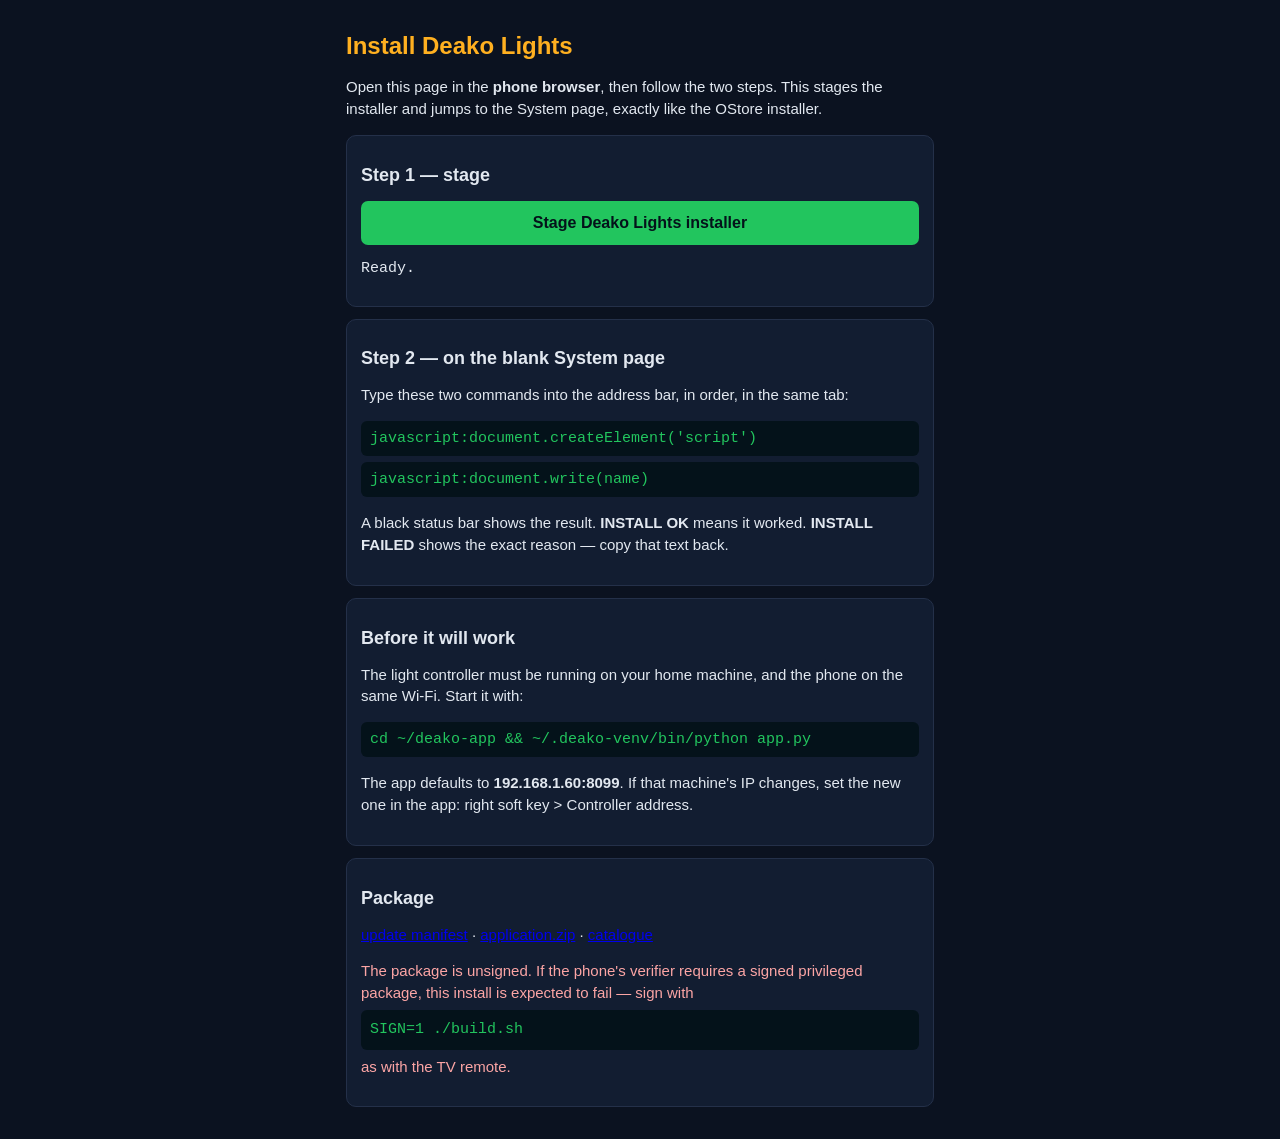
<file: index.html>
<!doctype html>
<html lang="en">
<head>
<meta charset="utf-8">
<meta name="viewport" content="width=device-width,initial-scale=1">
<title>Install Deako Lights</title>
<style>
*{box-sizing:border-box}body{margin:0;background:#0b1220;color:#e2e8f0;font:15px Arial,sans-serif}
main{max-width:620px;margin:auto;padding:16px}h1{color:#ffb020;font-size:24px}h2{font-size:18px}
.panel{background:#121d31;border:1px solid #243049;border-radius:10px;padding:14px;margin:12px 0}
p,li{line-height:1.45}button{width:100%;padding:13px;border:0;border-radius:7px;background:#22c55e;color:#04121a;font-weight:bold;font-size:16px}
button:disabled{opacity:.55}code{display:block;white-space:pre-wrap;word-break:break-word;padding:9px;margin:6px 0;background:#04121a;color:#22c55e;border-radius:6px}
.warn{color:#fca5a5}
</style>
</head>
<body>
<main>
  <h1>Install Deako Lights</h1>
  <p>Open this page in the <b>phone browser</b>, then follow the two steps. This stages the installer and jumps to the System page, exactly like the OStore installer.</p>

  <section class="panel">
    <h2>Step 1 — stage</h2>
    <button id="stage" type="button">Stage Deako Lights installer</button>
    <pre id="status" role="status" aria-live="polite">Ready.</pre>
  </section>

  <section class="panel">
    <h2>Step 2 — on the blank System page</h2>
    <p>Type these two commands into the address bar, in order, in the same tab:</p>
    <code>javascript:document.createElement('script')</code>
    <code>javascript:document.write(name)</code>
    <p>A black status bar shows the result. <b>INSTALL OK</b> means it worked. <b>INSTALL FAILED</b> shows the exact reason — copy that text back.</p>
  </section>

  <section class="panel">
    <h2>Before it will work</h2>
    <p>The light controller must be running on your home machine, and the phone on the same Wi-Fi. Start it with:</p>
    <code>cd ~/deako-app && ~/.deako-venv/bin/python app.py</code>
    <p>The app defaults to <b>192.168.1.60:8099</b>. If that machine's IP changes, set the new one in the app: right soft key &gt; Controller address.</p>
  </section>

  <section class="panel">
    <h2>Package</h2>
    <p><a href="Apps-directory/Deako-Lights/update.webmanifest">update manifest</a> · <a href="Apps-directory/Deako-Lights/application.zip">application.zip</a> · <a href="webapps.json">catalogue</a></p>
    <p class="warn">The package is unsigned. If the phone's verifier requires a signed privileged package, this install is expected to fail — sign with <code>SIGN=1 ./build.sh</code> as with the TV remote.</p>
  </section>
</main>
<script>
(function () {
  "use strict";
  var button = document.getElementById("stage");
  var status = document.getElementById("status");
  function get(path, done) {
    var r = new XMLHttpRequest();
    r.open("GET", new URL(path, location.href).href + "?v=1.0", true);
    r.onload = function () {
      if (r.status < 200 || r.status >= 300 || !r.responseText) {
        done(new Error("Could not load " + path + ": HTTP " + r.status));
      } else { done(null, r.responseText); }
    };
    r.onerror = function () { done(new Error("Could not load " + path)); };
    r.send();
  }
  button.onclick = function () {
    button.disabled = true;
    status.textContent = "Loading installer scripts…";
    get("appsmanager.js", function (e1, wrapper) {
      if (e1) { status.textContent = e1.message; button.disabled = false; return; }
      get("installer.js", function (e2, installer) {
        if (e2) { status.textContent = e2.message; button.disabled = false; return; }
        var payload = wrapper + "\n" + installer;
        if (payload.toLowerCase().indexOf("</scr" + "ipt") !== -1) {
          status.textContent = "Installer cannot be staged safely."; button.disabled = false; return;
        }
        window.name = "<script>" + payload + "<" + "/script>";
        if (window.name.length !== payload.length + 17) {
          status.textContent = "The phone did not retain the full installer."; button.disabled = false; return;
        }
        status.textContent = "Staged. Opening the System page…";
        location.href = "http://system.localhost/proxy.html";
      });
    });
  };
}());
</script>
</body>
</html>
</file>
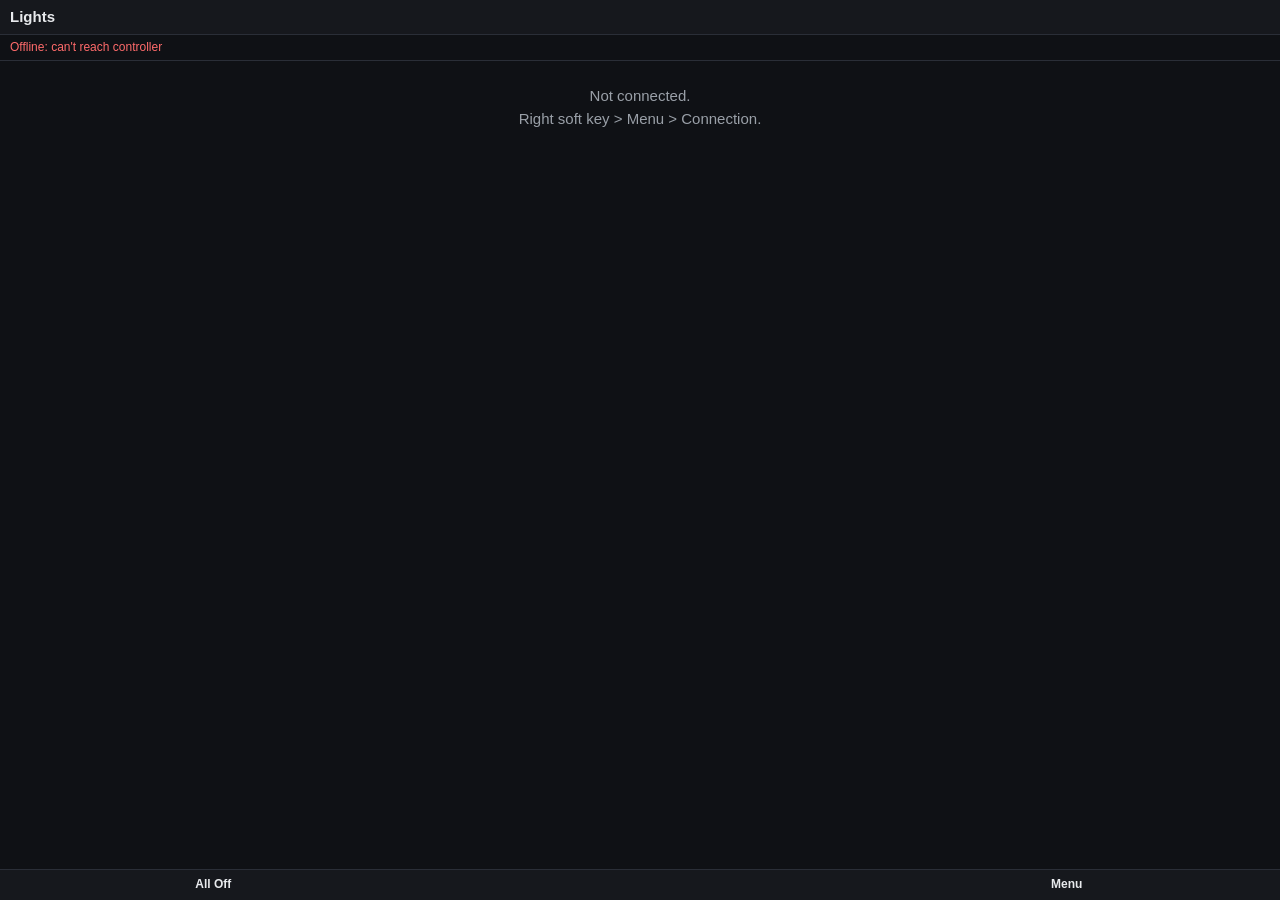
<file: src/index.html>
<!DOCTYPE html>
<html lang="en">
<head>
  <meta charset="utf-8">
  <meta name="viewport" content="width=device-width, user-scalable=no, initial-scale=1">
  <meta name="theme-color" content="#0f1115">
  <title>Deako Lights</title>
  <link rel="stylesheet" href="style.css">
</head>
<body>
  <header id="title">Lights</header>
  <div id="status">Starting…</div>
  <main id="view"></main>
  <footer id="softkeys"><span id="sk-left"></span><span id="sk-center"></span><span id="sk-right"></span></footer>
  <script src="deako.js"></script>
  <script src="app.js"></script>
</body>
</html>
</file>
<file: src/style.css>
/* Deako Lights — KaiOS 240x320 feature-phone layout: fixed header + status,
   scrolling list in the middle, softkey bar pinned at the bottom. */
:root {
  --bg: #0f1115; --card: #1a1d24; --card-on: #2a2410; --text: #e8eaed;
  --muted: #9aa0a8; --accent: #ffb020; --line: #2a2e37; --off: #3a3f4a; --err: #ff6b6b;
}
* { box-sizing: border-box; margin: 0; padding: 0; }
html, body { height: 100%; }
body {
  display: flex; flex-direction: column;
  background: var(--bg); color: var(--text);
  font: 15px/1.3 "Open Sans", Arial, sans-serif;
  overflow: hidden;
}
#title {
  flex: none; padding: 7px 10px; font-size: 15px; font-weight: 700;
  background: #16181d; border-bottom: 1px solid var(--line);
}
#status {
  flex: none; padding: 5px 10px; font-size: 12px; color: var(--muted);
  border-bottom: 1px solid var(--line); white-space: nowrap; overflow: hidden;
  text-overflow: ellipsis;
}
#status.err { color: var(--err); white-space: normal; }
#view { flex: 1; overflow-y: auto; }

.list { list-style: none; }
.list li {
  padding: 11px 10px; border-bottom: 1px solid var(--line);
  display: flex; align-items: center; gap: 10px;
}
.list li .sub {
  display: block; width: 100%; font-size: 11px; color: var(--muted); margin-top: 2px;
}
.list li.sel { background: #23262e; }

/* light rows */
.light.on { background: var(--card-on); }
.light.on.sel { background: #39310f; }
.dot {
  width: 12px; height: 12px; border-radius: 50%; background: var(--off); flex: none;
}
.light.on .dot { background: var(--accent); box-shadow: 0 0 8px var(--accent); }
.name { flex: 1; font-weight: 600; overflow: hidden; text-overflow: ellipsis; white-space: nowrap; }
.sw {
  position: relative; width: 42px; height: 24px; flex: none; border-radius: 24px;
  background: var(--off);
}
.sw.on { background: var(--accent); }
.sw::after {
  content: ""; position: absolute; top: 2px; left: 2px; width: 20px; height: 20px;
  border-radius: 50%; background: #fff;
}
.sw.on::after { left: 20px; }

.empty { padding: 24px 16px; color: var(--muted); text-align: center; line-height: 1.5; }

.form { padding: 14px 10px; }
.form p { color: var(--muted); font-size: 13px; margin-bottom: 10px; }
.form input {
  width: 100%; padding: 9px; font-size: 15px; border: 1px solid var(--accent);
  border-radius: 6px; background: #04121a; color: var(--text);
}

#softkeys {
  flex: none; display: flex; background: #16181d; border-top: 1px solid var(--line);
  font-size: 12px; font-weight: 700;
}
#softkeys span { flex: 1; padding: 7px 6px; text-align: center; color: var(--text); }
#sk-left { text-align: left; }
#sk-right { text-align: right; }
#sk-center { color: var(--accent); }
</file>
